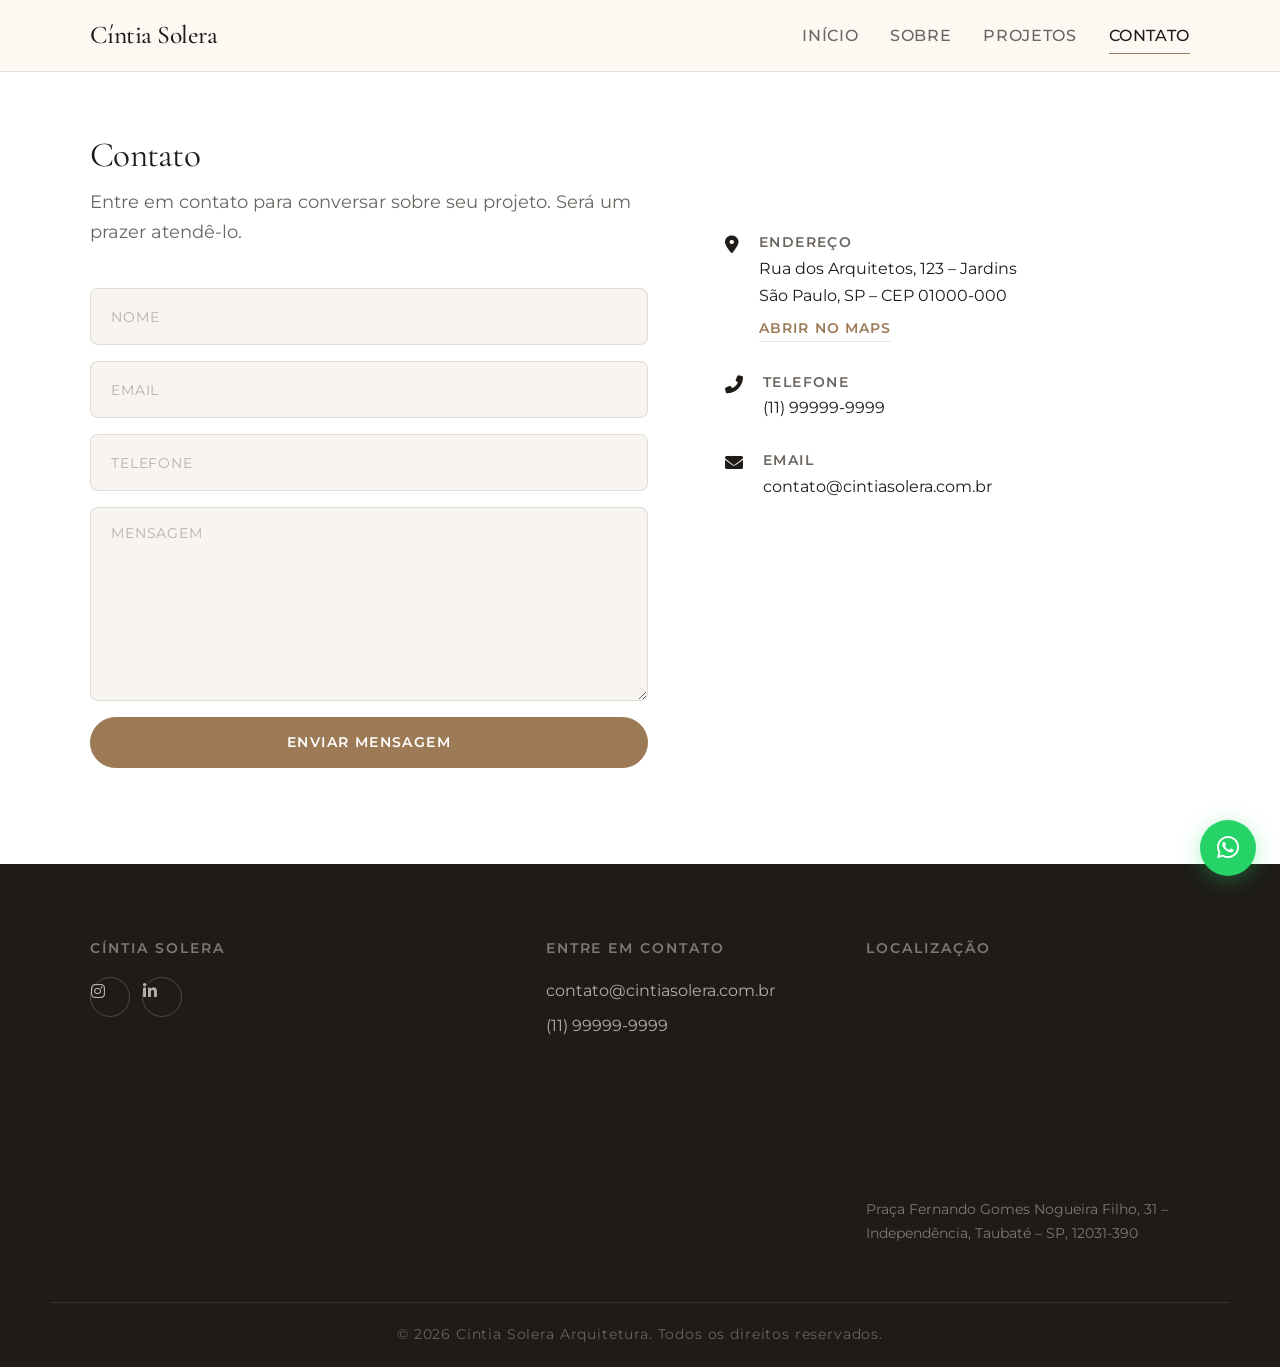
<file: contato.html>
<!DOCTYPE html>
<html lang="pt-BR">
<head>
    <meta charset="UTF-8">
    <meta name="viewport" content="width=device-width, initial-scale=1.0">
    <title>Cíntia Solera Arquitetura - Contato</title>
    <link rel="stylesheet" href="css/style.css">
    <link rel="preconnect" href="https://fonts.googleapis.com">
    <link rel="preconnect" href="https://fonts.gstatic.com" crossorigin>
    <link href="https://fonts.googleapis.com/css2?family=Cormorant+Garamond:wght@300;400;500;700&family=Montserrat:wght@300;400;500;600;700&display=swap" rel="stylesheet">
    <link rel="stylesheet" href="https://cdnjs.cloudflare.com/ajax/libs/font-awesome/6.0.0-beta3/css/all.min.css">
</head>
<body>

    <header class="header">
        <div class="container header-content">
            <h1 class="logo"><a href="index.html">Cíntia Solera</a></h1>
            <nav class="main-nav">
                <ul>
                    <li><a href="index.html">Início</a></li>
                    <li><a href="sobre.html">Sobre</a></li>
                    <li><a href="projetos.html">Projetos</a></li>
                    <li><a href="contato.html" class="active">Contato</a></li>
                </ul>
            </nav>
        </div>
    </header>

    <main>
        <section class="contact-section">
            <div class="container contact-grid">
                <div class="contact-form-wrapper">
                    <h2 class="section-title-alt">Contato</h2>
                    <p class="contact-description">
                        Entre em contato para conversar sobre seu projeto. Será um prazer atendê-lo.
                    </p>
                    <form class="contact-form" action="#" method="POST">
                        <div class="form-group">
                            <label for="name" class="sr-only">Nome</label>
                            <input type="text" id="name" name="name" placeholder="NOME" required>
                        </div>
                        <div class="form-group">
                            <label for="email" class="sr-only">Email</label>
                            <input type="email" id="email" name="email" placeholder="EMAIL" required>
                        </div>
                        <div class="form-group">
                            <label for="phone" class="sr-only">Telefone</label>
                            <input type="tel" id="phone" name="phone" placeholder="TELEFONE">
                        </div>
                        <div class="form-group">
                            <label for="message" class="sr-only">Mensagem</label>
                            <textarea id="message" name="message" rows="6" placeholder="MENSAGEM" required></textarea>
                        </div>
                        <button type="submit" class="button primary-button">Enviar Mensagem</button>
                    </form>
                </div>

                <div class="contact-info-wrapper">
                    <div class="info-item">
                        <i class="fas fa-map-marker-alt"></i>
                        <div class="info-text">
                            <h3>Endereço</h3>
                            <p>Rua dos Arquitetos, 123 – Jardins</p>
                            <p>São Paulo, SP – CEP 01000-000</p>
                            <a href="https://maps.app.goo.gl/SEULINKDOENDERECO" target="_blank" class="map-link">Abrir no Maps</a>
                        </div>
                    </div>
                    <div class="info-item">
                        <i class="fas fa-phone-alt"></i>
                        <div class="info-text">
                            <h3>Telefone</h3>
                            <p>(11) 99999-9999</p>
                        </div>
                    </div>
                    <div class="info-item">
                        <i class="fas fa-envelope"></i>
                        <div class="info-text">
                            <h3>Email</h3>
                            <p>contato@cintiasolera.com.br</p>
                        </div>
                    </div>
                </div>
            </div>
        </section>
    </main>

    <footer class="footer">
        <div class="container footer-content">
            <div class="footer-col social-media">
                <h3 class="footer-logo">Cíntia Solera</h3>
                <div class="social-icons">
                    <a href="#" target="_blank"><i class="fab fa-instagram"></i></a>
                    <a href="#" target="_blank"><i class="fab fa-linkedin-in"></i></a>
                </div>
            </div>
            <div class="footer-col contact-info">
                <h3>Entre em contato</h3>
                <p>contato@cintiasolera.com.br</p>
                <p>(11) 99999-9999</p>
            </div>
            <div class="footer-col location-map">
                <h3>Localização</h3>
                <div class="map-embed">
                    <iframe src="https://www.google.com/maps/embed?pb=!1m18!1m12!1m3!1d3674.394622156475!2d-45.54227702580633!3d-22.93475713994723!2m3!1f0!2f0!3f0!3m2!1i1024!2i768!4f13.1!3m3!1m2!1s0x94ccfbfcf27a4d53%3A0xc3f6a2a5f57a0752!2sPra%C3%A7a%20Fernando%20Gomes%20Nogueira%20Filho%2C%2031%20-%20Independ%C3%AAncia%2C%20Taubat%C3%A9%20-%20SP%2C%2012031-390!5e0!3m2!1spt-BR!2sbr!4v1701384000000!5m2!1spt-BR!2sbr" width="100%" height="200" style="border:0;" allowfullscreen="" loading="lazy"></iframe>
                </div>
                <p class="map-address">Praça Fernando Gomes Nogueira Filho, 31 – Independência, Taubaté – SP, 12031-390</p>
            </div>
        </div>
        <div class="footer-bottom">
            <p>&copy; 2026 Cíntia Solera Arquitetura. Todos os direitos reservados.</p>
        </div>
    </footer>

    <script src="js/script.js"></script>
</body>
</html>
</file>
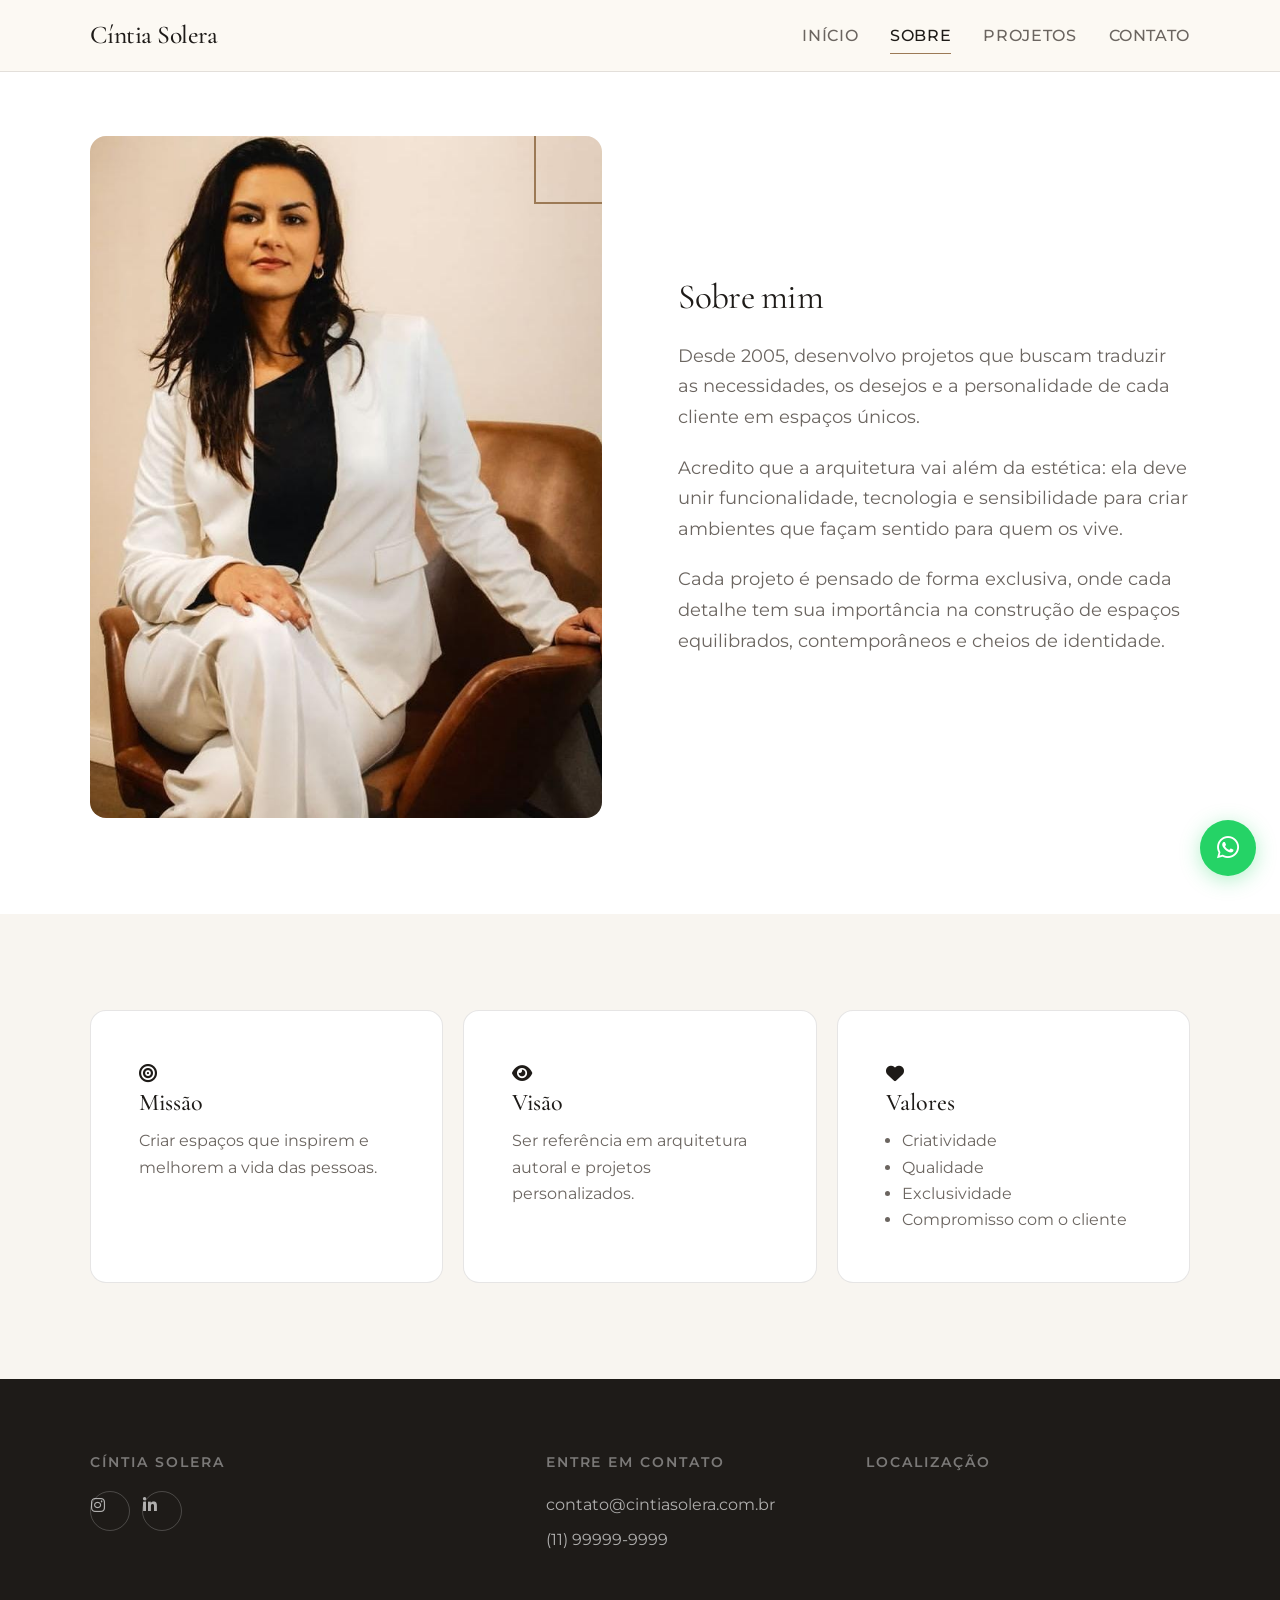
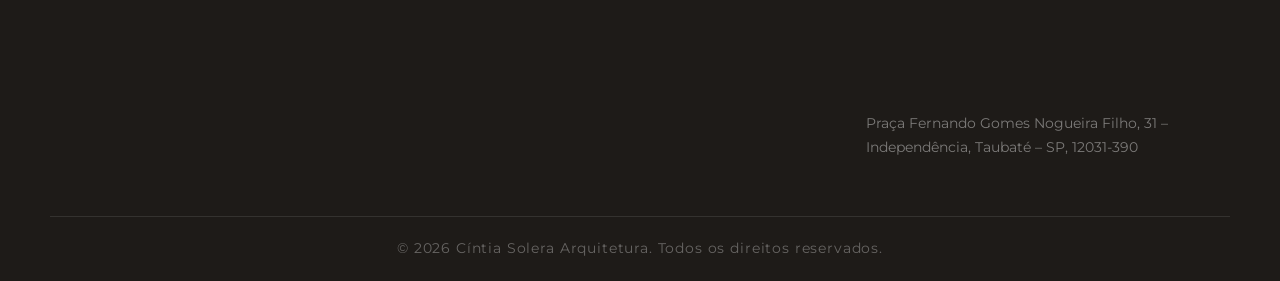
<file: sobre.html>
<!DOCTYPE html>
<html lang="pt-BR">
<head>
    <meta charset="UTF-8">
    <meta name="viewport" content="width=device-width, initial-scale=1.0">
    <title>Cíntia Solera Arquitetura - Sobre</title>
    <link rel="stylesheet" href="css/style.css">
    <link rel="preconnect" href="https://fonts.googleapis.com">
    <link rel="preconnect" href="https://fonts.gstatic.com" crossorigin>
    <link href="https://fonts.googleapis.com/css2?family=Cormorant+Garamond:wght@300;400;500;700&family=Montserrat:wght@300;400;500;600;700&display=swap" rel="stylesheet">
    <link rel="stylesheet" href="https://cdnjs.cloudflare.com/ajax/libs/font-awesome/6.0.0-beta3/css/all.min.css">
</head>
<body>

    <header class="header">
        <div class="container header-content">
            <h1 class="logo"><a href="index.html">Cíntia Solera</a></h1>
            <nav class="main-nav">
                <ul>
                    <li><a href="index.html">Início</a></li>
                    <li><a href="sobre.html" class="active">Sobre</a></li>
                    <li><a href="projetos.html">Projetos</a></li>
                    <li><a href="contato.html">Contato</a></li>
                </ul>
            </nav>
        </div>
    </header>

    <main>
        <section class="about-hero">
            <div class="container about-content">
                <div class="about-image">
                    <img src="images/about-cintia.jpg" alt="Foto de Cíntia Solera" class="reveal">
                </div>
                <div class="about-text-block reveal">
                    <h2 class="section-title-alt">Sobre mim</h2>
                    <p>
                        Desde 2005, desenvolvo projetos que buscam traduzir as necessidades, os desejos e a personalidade de cada cliente em espaços únicos.
                    </p>
                    <p>
                        Acredito que a arquitetura vai além da estética: ela deve unir funcionalidade, tecnologia e sensibilidade para criar ambientes que façam sentido para quem os vive.
                    </p>
                    <p>
                        Cada projeto é pensado de forma exclusiva, onde cada detalhe tem sua importância na construção de espaços equilibrados, contemporâneos e cheios de identidade.
                    </p>
                </div>
            </div>
        </section>

        <section class="valores-section reveal">
            <div class="container">
                <div class="valores-grid">
                    <div class="valor-item reveal">
                        <i class="fas fa-bullseye valor-icon"></i>
                        <h3>Missão</h3>
                        <p>Criar espaços que inspirem e melhorem a vida das pessoas.</p>
                    </div>
                    <div class="valor-item reveal">
                        <i class="fas fa-eye valor-icon"></i>
                        <h3>Visão</h3>
                        <p>Ser referência em arquitetura autoral e projetos personalizados.</p>
                    </div>
                    <div class="valor-item reveal">
                        <i class="fas fa-heart valor-icon"></i>
                        <h3>Valores</h3>
                        <ul>
                            <li>Criatividade</li>
                            <li>Qualidade</li>
                            <li>Exclusividade</li>
                            <li>Compromisso com o cliente</li>
                        </ul>
                    </div>
                </div>
            </div>
        </section>
    </main>

    <footer class="footer">
        <div class="container footer-content">
            <div class="footer-col social-media">
                <h3 class="footer-logo">Cíntia Solera</h3>
                <div class="social-icons">
                    <a href="#" target="_blank"><i class="fab fa-instagram"></i></a>
                    <a href="#" target="_blank"><i class="fab fa-linkedin-in"></i></a>
                </div>
            </div>
            <div class="footer-col contact-info">
                <h3>Entre em contato</h3>
                <p>contato@cintiasolera.com.br</p>
                <p>(11) 99999-9999</p>
            </div>
            <div class="footer-col location-map">
                <h3>Localização</h3>
                <div class="map-embed">
                    <iframe src="https://www.google.com/maps/embed?pb=!1m18!1m12!1m3!1d3674.394622156475!2d-45.54227702580633!3d-22.93475713994723!2m3!1f0!2f0!3f0!3m2!1i1024!2i768!4f13.1!3m3!1m2!1s0x94ccfbfcf27a4d53%3A0xc3f6a2a5f57a0752!2sPra%C3%A7a%20Fernando%20Gomes%20Nogueira%20Filho%2C%2031%20-%20Independ%C3%AAncia%2C%20Taubat%C3%A9%20-%20SP%2C%2012031-390!5e0!3m2!1spt-BR!2sbr!4v1701384000000!5m2!1spt-BR!2sbr" width="100%" height="200" style="border:0;" allowfullscreen="" loading="lazy"></iframe>
                </div>
                <p class="map-address">Praça Fernando Gomes Nogueira Filho, 31 – Independência, Taubaté – SP, 12031-390</p>
            </div>
        </div>
        <div class="footer-bottom">
            <p>&copy; 2026 Cíntia Solera Arquitetura. Todos os direitos reservados.</p>
        </div>
    </footer>

    <script src="js/script.js"></script>
</body>
</html>
</file>
<file: css/style.css>
/* Redireciona para o style.css principal na raiz */
@import url('../style.css');
</file>
